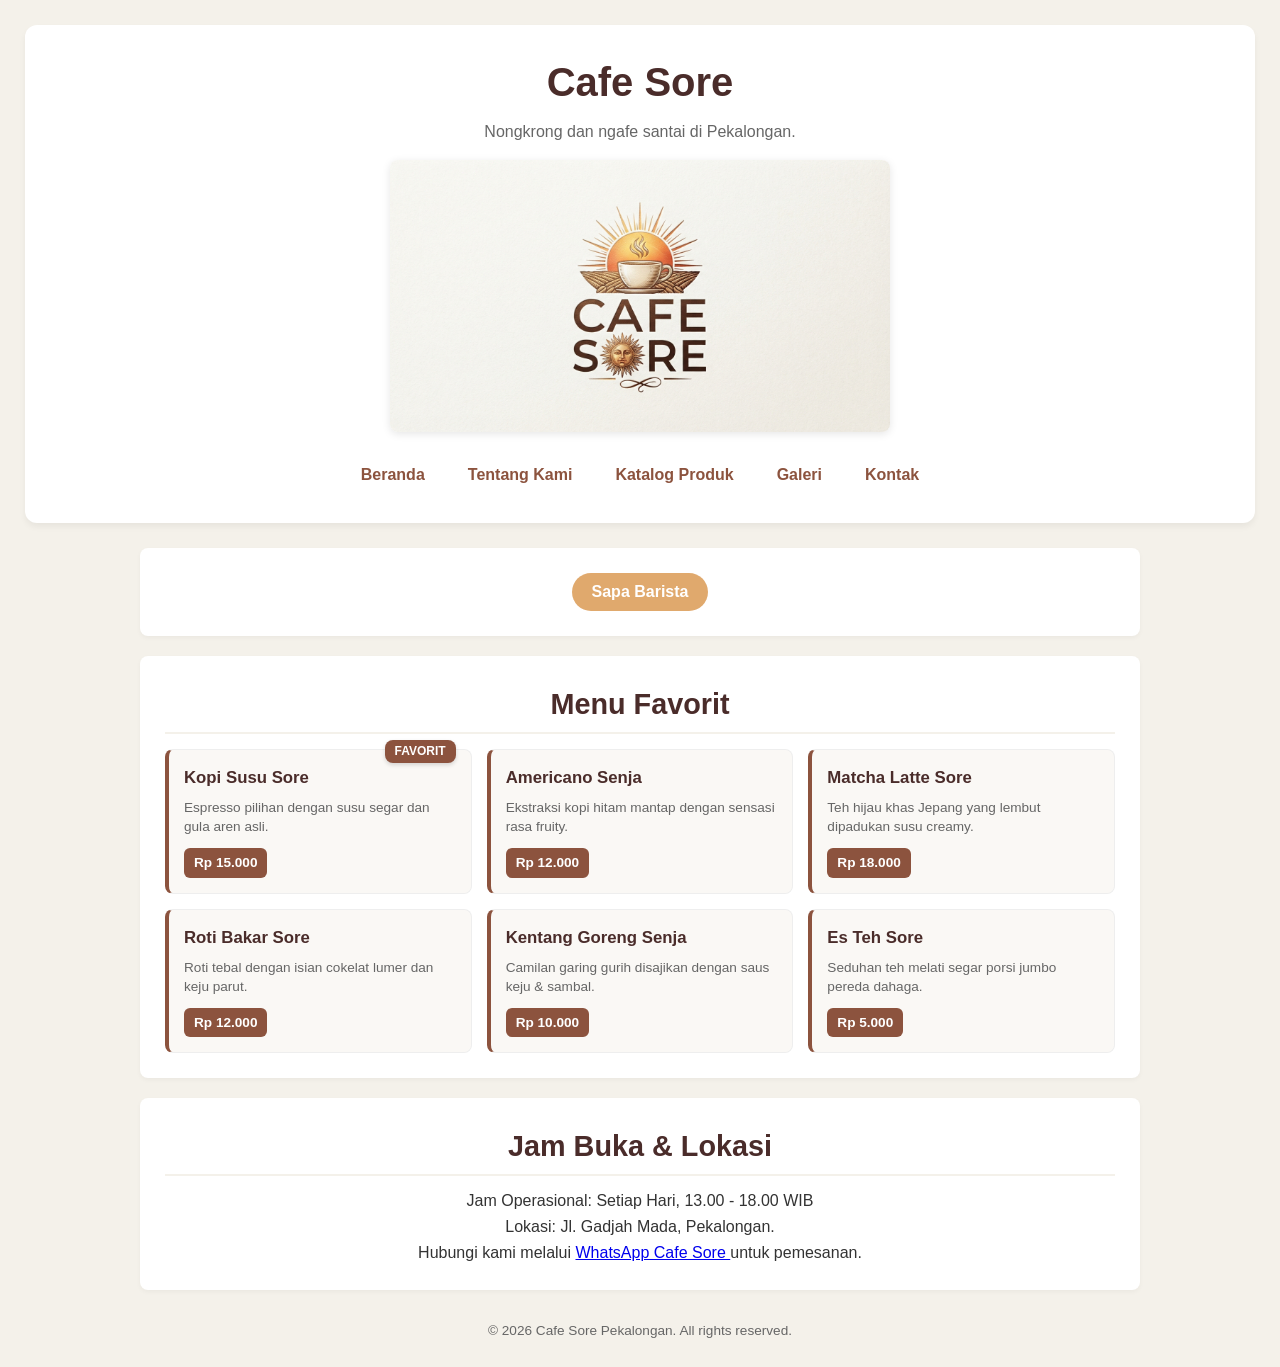
<file: index.html>
<!DOCTYPE html>
<html lang="id">
<head>
    <meta charset="UTF-8">
    <meta name="viewport" content="width=device-width, initial-scale=1.0">
    <title>Cafe Sore - Beranda</title>
    
    <link rel="icon" href="data:,">
    <link rel="stylesheet" href="css/style.css">
    <script src="js/app.js" defer></script>
    <link rel="icon" href="data:,">
</head>
<body>

    <header>
    <h1>Cafe Sore</h1>
    <p>Nongkrong dan ngafe santai di Pekalongan.</p>
    <img src="assets/cafeS.jpeg" alt="Suasana interior dan meja kopi Cafe Sore Pekalongan" width="500">
    <nav>
        <ul>
            <li><a href="index.html">Beranda</a></li>
            <li><a href="tentang.html">Tentang Kami</a></li>
            <li><a href="produk.html">Katalog Produk</a></li>
            <li><a href="galeri.html">Galeri</a></li>
            <li><a href="kontak.html">Kontak</a></li>
        </ul>
    </nav>
</header>

    <main>
        <section id="hero">
            <button id="sapaButton">Sapa Barista</button>
        </section>

        <section id="menu">
            <h2>Menu Favorit</h2>
            
            <div class="menu-grid">

                <article class="menu-item">
                    <span class="badge-favorit">FAVORIT</span>
                    <h3>Kopi Susu Sore</h3>
                    <p class="deskripsi">Espresso pilihan dengan susu segar dan gula aren asli.</p>
                    <span class="harga">Rp 15.000</span>
                </article>

                <article class="menu-item">
                    <h3>Americano Senja</h3>
                    <p class="deskripsi">Ekstraksi kopi hitam mantap dengan sensasi rasa fruity.</p>
                    <span class="harga">Rp 12.000</span>
                </article>

                <article class="menu-item">
                    <h3>Matcha Latte Sore</h3>
                    <p class="deskripsi">Teh hijau khas Jepang yang lembut dipadukan susu creamy.</p>
                    <span class="harga">Rp 18.000</span>
                </article>

                <article class="menu-item">
                    <h3>Roti Bakar Sore</h3>
                    <p class="deskripsi">Roti tebal dengan isian cokelat lumer dan keju parut.</p>
                    <span class="harga">Rp 12.000</span>
                </article>

                <article class="menu-item">
                    <h3>Kentang Goreng Senja</h3>
                    <p class="deskripsi">Camilan garing gurih disajikan dengan saus keju &amp; sambal.</p>
                    <span class="harga">Rp 10.000</span>
                </article>

                <article class="menu-item">
                    <h3>Es Teh Sore</h3>
                    <p class="deskripsi">Seduhan teh melati segar porsi jumbo pereda dahaga.</p>
                    <span class="harga">Rp 5.000</span>
                </article>

            </div>
        </section>

        <section id="profil">
            <h2>Jam Buka &amp; Lokasi</h2>
            <p>Jam Operasional: Setiap Hari, 13.00 - 18.00 WIB</p>
            <p>Lokasi: Jl. Gadjah Mada, Pekalongan.</p>
           
            <p>
                Hubungi kami melalui 
                <a href="https://wa.me/6211575519664" target="_blank" rel="noopener noreferrer">
                    WhatsApp Cafe Sore
                </a> 
                untuk pemesanan.
            </p>
        </section>
    </main>

    <footer>
        <p>&copy; 2026 Cafe Sore Pekalongan. All rights reserved.</p>
    </footer>

    <div id="baristaModal" class="modal">
        <div class="modal-content">
            <span class="close-btn" id="closeModal">&times;</span>
           
            <h3>
                Barista Cafe Sore Menyapa 
                <img src="assets/mug-hot-solid-full.svg" alt="Ikon Kopi" class="icon-kopi">
            </h3>

            <p>
                Halo! Selamat datang di Cafe Sore, Mau pesan kopi apa hari ini?
            </p>

            <button id="okModalBtn">Siap, Mau Lihat Menu!</button>
        </div>
    </div>

    <script src="js/script.js"></script>
</body>
</html>
</file>
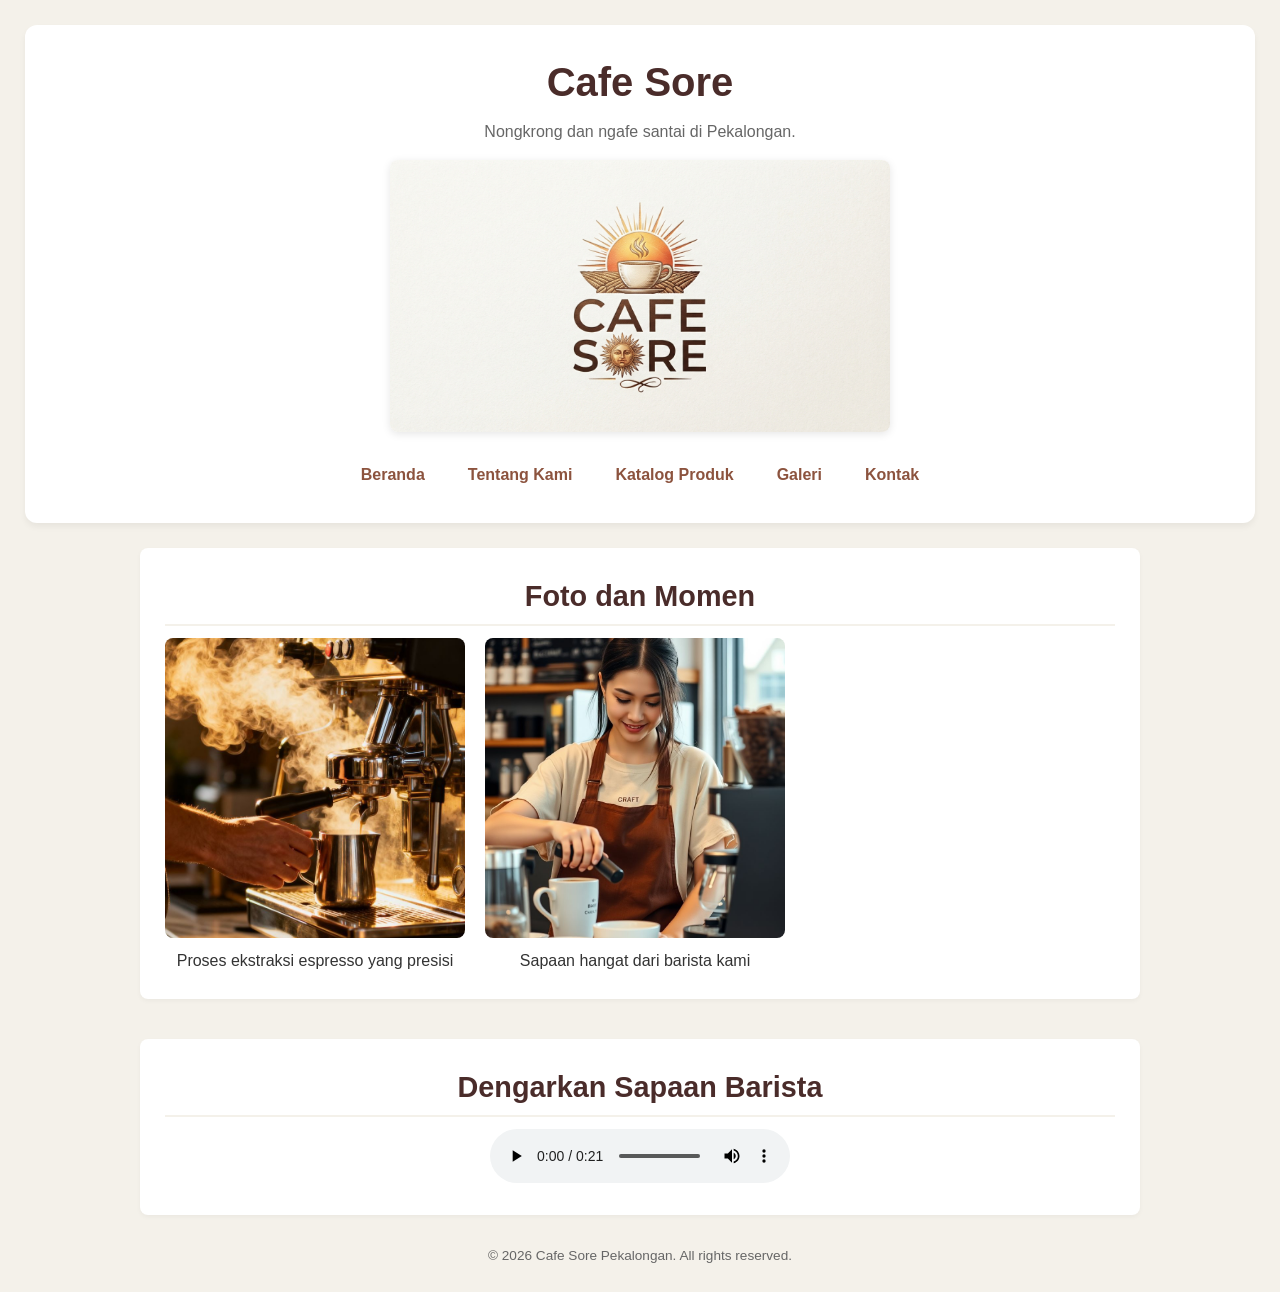
<file: galeri.html>
<!DOCTYPE html>
<html lang="id">
<head>
    <meta charset="UTF-8">
    <meta name="viewport" content="width=device-width, initial-scale=1.0">
    <title>Cafe Sore - Galeri</title>

    <link rel="stylesheet" href="css/style.css">
    <script src="js/app.js" defer></script>
    <link rel="icon" href="data:,">
</head>
<body>

    <header>
    <h1>Cafe Sore</h1>
    <p>Nongkrong dan ngafe santai di Pekalongan.</p>
    <img src="assets/cafeS.jpeg" alt="Suasana interior dan meja kopi Cafe Sore Pekalongan" width="500">
    <nav>
        <ul>
            <li><a href="index.html">Beranda</a></li>
            <li><a href="tentang.html">Tentang Kami</a></li>
            <li><a href="produk.html">Katalog Produk</a></li>
            <li><a href="galeri.html">Galeri</a></li>
            <li><a href="kontak.html">Kontak</a></li>
        </ul>
    </nav>
</header>

    <main>
        
        <section id="galeri-foto">
            <h2>Foto dan Momen</h2>
            <div style="display: flex; gap: 20px; flex-wrap: wrap;">
                <figure style="margin: 0;">
                    
                    <img src="assets/images/proses.jpg" alt="Mesin espresso sedang menyeduh kopi" style="width: 300px; height: 300px; object-fit: cover; border-radius: 8px;">
                    <figcaption style="text-align: center; margin-top: 10px;">Proses ekstraksi espresso yang presisi</figcaption>
                </figure>
                <figure style="margin: 0;">
                   
                    <img src="assets/images/tim.jpg" alt="Barista Cafe Sore tersenyum melayani pelanggan" style="width: 300px; height: 300px; object-fit: cover; border-radius: 8px;">
                    <figcaption style="text-align: center; margin-top: 10px;">Sapaan hangat dari barista kami</figcaption>
                </figure>
            </div>
        </section>

        
        <section id="audio-sapaan" style="margin-top: 40px;">
            <h2>Dengarkan Sapaan Barista</h2>
            <audio controls>
                <source src="assets/audio/cerita-umkm.mp3" type="audio/mpeg">
                Browser Anda tidak mendukung elemen audio.
            </audio>
        </section>
    </main>

    <footer>
        <p>&copy; 2026 Cafe Sore Pekalongan. All rights reserved.</p>
    </footer>

</body>
</html>
</file>
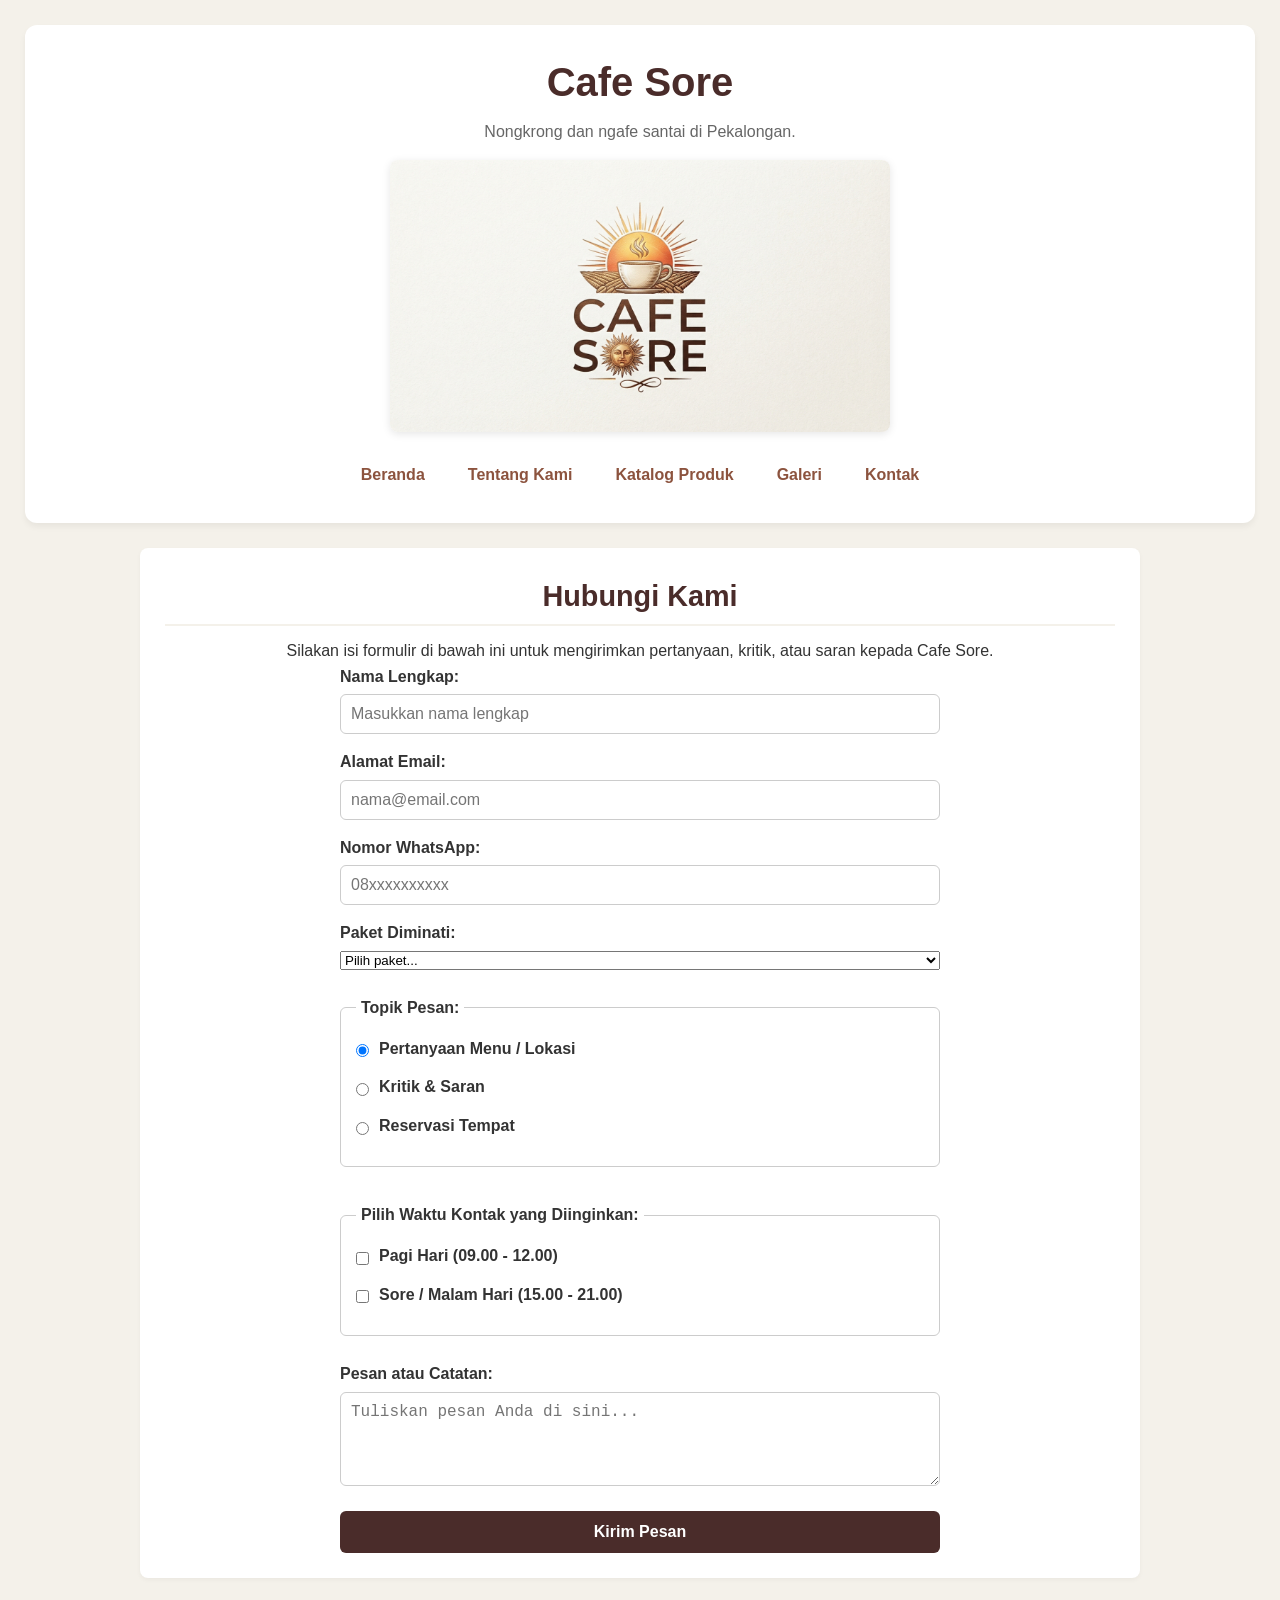
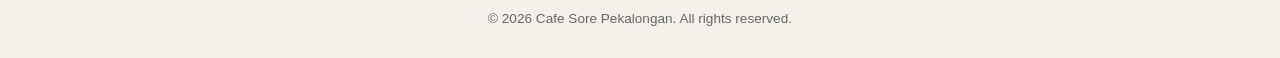
<file: kontak.html>
<!DOCTYPE html>
<html lang="id">
<head>
    <meta charset="UTF-8">
    <meta name="viewport" content="width=device-width, initial-scale=1.0">
    <title>Kontak - Cafe Sore</title>

    <link rel="stylesheet" href="css/style.css">
    <script src="js/app.js" defer></script>
    <link rel="icon" href="data:,">
</head>
<body>
   
    <header>
    <h1>Cafe Sore</h1>
    <p>Nongkrong dan ngafe santai di Pekalongan.</p>
    <img src="assets/cafeS.jpeg" alt="Suasana interior dan meja kopi Cafe Sore Pekalongan" width="500">
    <nav>
        <ul>
            <li><a href="index.html">Beranda</a></li>
            <li><a href="tentang.html">Tentang Kami</a></li>
            <li><a href="produk.html">Katalog Produk</a></li>
            <li><a href="galeri.html">Galeri</a></li>
            <li><a href="kontak.html">Kontak</a></li>
        </ul>
    </nav>
</header>

    <main>
        <section>
            <h2>Hubungi Kami</h2>
            <p>Silakan isi formulir di bawah ini untuk mengirimkan pertanyaan, kritik, atau saran kepada Cafe Sore.</p>
            
            <form action="#" method="POST">
                <div>
                    <label for="nama">Nama Lengkap:</label>
                    <input type="text" id="nama" name="nama" placeholder="Masukkan nama lengkap" required minlength="3">
                </div>
                
                <div>
                    <label for="email">Alamat Email:</label>
                    <input type="email" id="email" name="email" placeholder="nama@email.com" required>
                </div>

                <div>
                    <label for="telepon">Nomor WhatsApp:</label>
                    <input type="tel" id="telepon" name="telepon" placeholder="08xxxxxxxxxx">
                </div>

                <div>
                    <label for="paket">Paket Diminati:</label>
                    <select id="paket" name="paket" required>
                        <option value="" disabled selected>Pilih paket...</option>
                        <option value="kopi">Paket Kopi Susu Sore</option>
                        <option value="nongkrong">Paket Nongkrong Hemat</option>
                        <option value="keluarga">Paket Keluarga &amp; Rombongan</option>
                    </select>
                </div>

                <fieldset>
                    <legend>Topik Pesan:</legend>
                    <div>
                        <input type="radio" id="topik-tanya" name="topik" value="pertanyaan" required checked>
                        <label for="topik-tanya">Pertanyaan Menu / Lokasi</label>
                    </div>
                    <div>
                        <input type="radio" id="topik-saran" name="topik" value="saran" required>
                        <label for="topik-saran">Kritik &amp; Saran</label>
                    </div>
                    <div>
                        <input type="radio" id="topik-booking" name="topik" value="reservasi" required>
                        <label for="topik-booking">Reservasi Tempat</label>
                    </div>
                </fieldset>

                <fieldset>
                    <legend>Pilih Waktu Kontak yang Diinginkan:</legend>
                    <div>
                        <input type="checkbox" id="waktu-pagi" name="waktu_kontak" value="pagi">
                        <label for="waktu-pagi">Pagi Hari (09.00 - 12.00)</label>
                    </div>
                    <div>
                        <input type="checkbox" id="waktu-sore" name="waktu_kontak" value="sore">
                        <label for="waktu-sore">Sore / Malam Hari (15.00 - 21.00)</label>
                    </div>
                </fieldset>

                <div>
                    <label for="pesan">Pesan atau Catatan:</label>
                    <textarea id="pesan" name="pesan" rows="4" placeholder="Tuliskan pesan Anda di sini..." required minlength="10"></textarea>
                </div>

                <button type="submit">Kirim Pesan</button>
            </form>
        </section>
    </main>

    <footer>
        <p>&copy; 2026 Cafe Sore Pekalongan. All rights reserved.</p>
    </footer>

    <script src="js/form.js" defer></script>
</body>
</html>
</file>
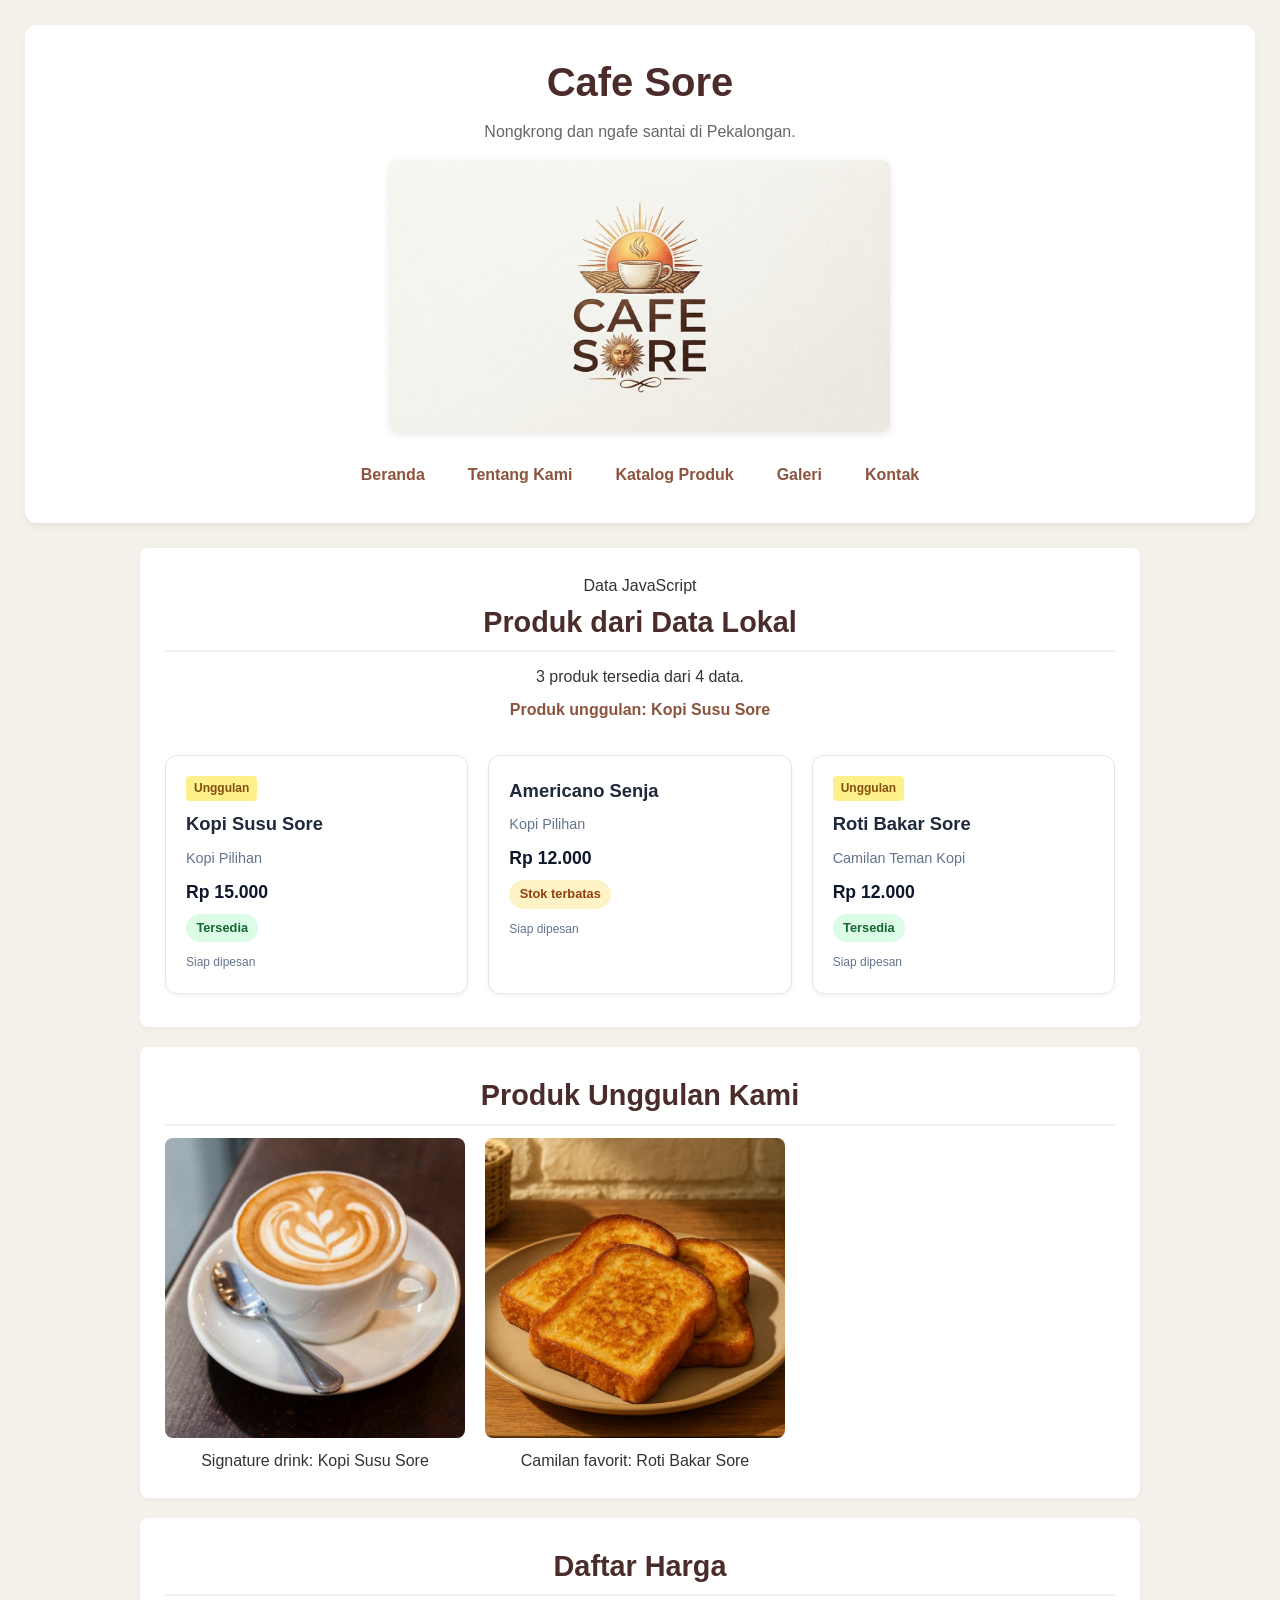
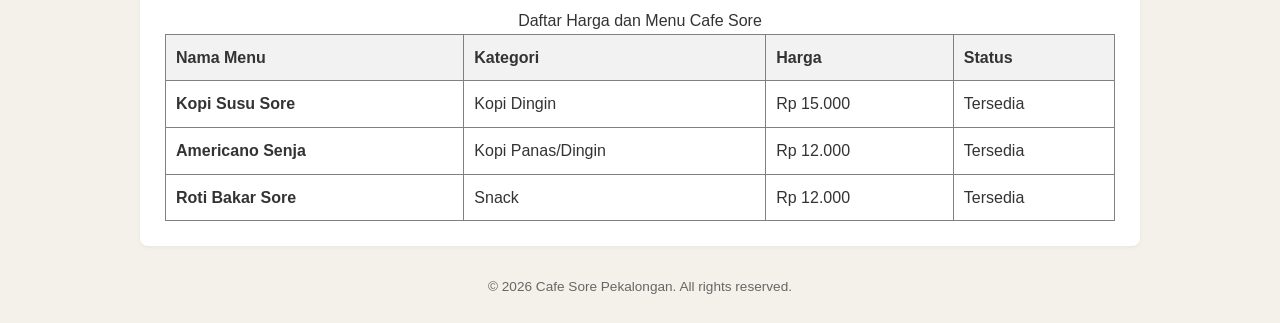
<file: produk.html>
<!DOCTYPE html>
<html lang="id">
<head>
    <meta charset="UTF-8">
    <meta name="viewport" content="width=device-width, initial-scale=1.0">
    <title>Cafe Sore - Katalog Produk</title>

    <link rel="stylesheet" href="css/style.css">
    <script src="js/app.js" defer></script>
    <link rel="icon" href="data:,">
</head>
<body>

    <header>
        <h1>Cafe Sore</h1>
        <p>Nongkrong dan ngafe santai di Pekalongan.</p>
        <img src="assets/cafeS.jpeg" alt="Suasana interior dan meja kopi Cafe Sore Pekalongan" width="500">
        <nav>
            <ul>
                <li><a href="index.html">Beranda</a></li>
                <li><a href="tentang.html">Tentang Kami</a></li>
                <li><a href="produk.html">Katalog Produk</a></li>
                <li><a href="galeri.html">Galeri</a></li>
                <li><a href="kontak.html">Kontak</a></li>
            </ul>
        </nav>
    </header>

    <main>
        
        <section class="section" aria-labelledby="produk-dinamis-title">
            <div class="section-header">
                <p class="eyebrow">Data JavaScript</p>
                <h2 id="produk-dinamis-title">Produk dari Data Lokal</h2>
                <p id="produk-ringkasan">Data produk akan dimuat di JavaScript.</p>
                
                <!-- p10 -->
                <p id="produk-unggulan">Produk unggulan akan ditentukan melalui JavaScript.</p>
            </div>
            <div id="produk-dinamis" class="js-product-grid"></div>
        </section>

        <section id="highlight-produk">
            <h2>Produk Unggulan Kami</h2>
            <div style="display: flex; gap: 20px; flex-wrap: wrap;">
                <figure style="margin: 0;">
                    <img src="assets/images/produk-1.jpg" alt="Segelas Kopi Susu Sore dingin dengan es batu" style="width: 300px; height: 300px; object-fit: cover; border-radius: 8px;">
                    <figcaption style="text-align: center; margin-top: 10px;">Signature drink: Kopi Susu Sore</figcaption>
                </figure>
                <figure style="margin: 0;">
                    <img src="assets/images/produk-2.jpg" alt="Roti bakar hangat dengan isian lumer" style="width: 300px; height: 300px; object-fit: cover; border-radius: 8px;">
                    <figcaption style="text-align: center; margin-top: 10px;">Camilan favorit: Roti Bakar Sore</figcaption>
                </figure>
            </div>
        </section>

        <section id="tabel-menu">
            <h2>Daftar Harga</h2>
            <table border="1" style="width: 100%; border-collapse: collapse; text-align: left;">
                <caption>Daftar Harga dan Menu Cafe Sore</caption>
                <thead style="background-color: #f2f2f2;">
                    <tr>
                        <th scope="col" style="padding: 10px;">Nama Menu</th>
                        <th scope="col" style="padding: 10px;">Kategori</th>
                        <th scope="col" style="padding: 10px;">Harga</th>
                        <th scope="col" style="padding: 10px;">Status</th>
                    </tr>
                </thead>
                <tbody>
                    <tr>
                        <th scope="row" style="padding: 10px;">Kopi Susu Sore</th>
                        <td style="padding: 10px;">Kopi Dingin</td>
                        <td style="padding: 10px;">Rp 15.000</td>
                        <td style="padding: 10px;">Tersedia</td>
                    </tr>
                    <tr>
                        <th scope="row" style="padding: 10px;">Americano Senja</th>
                        <td style="padding: 10px;">Kopi Panas/Dingin</td>
                        <td style="padding: 10px;">Rp 12.000</td>
                        <td style="padding: 10px;">Tersedia</td>
                    </tr>
                    <tr>
                        <th scope="row" style="padding: 10px;">Roti Bakar Sore</th>
                        <td style="padding: 10px;">Snack</td>
                        <td style="padding: 10px;">Rp 12.000</td>
                        <td style="padding: 10px;">Tersedia</td>
                    </tr>
                </tbody>
            </table>
        </section>
    </main>

    <footer>
        <p>&copy; 2026 Cafe Sore Pekalongan. All rights reserved.</p>
    </footer>

</body>
</html>
</file>
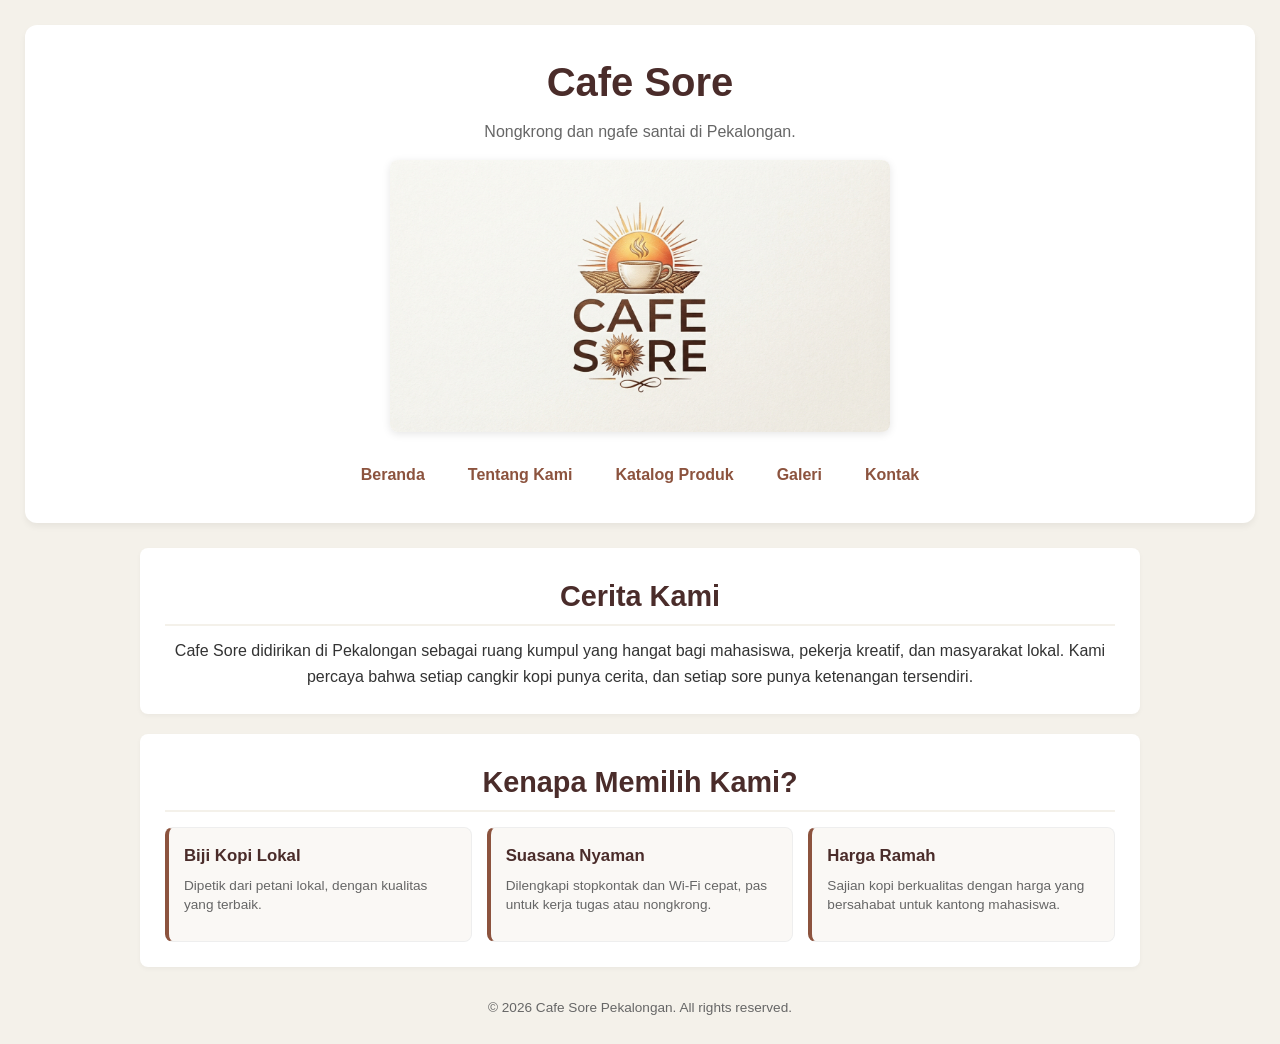
<file: tentang.html>
<!DOCTYPE html>
<html lang="id">
<head>
    <meta charset="UTF-8">
    <meta name="viewport" content="width=device-width, initial-scale=1.0">
    <title>Cafe Sore - Tentang Kami</title>
    
    <link rel="stylesheet" href="css/style.css">
    <script src="js/app.js" defer></script>
    <link rel="icon" href="data:,">
</head>
<body>

    <header>
    <h1>Cafe Sore</h1>
    <p>Nongkrong dan ngafe santai di Pekalongan.</p>
    <img src="assets/cafeS.jpeg" alt="Suasana interior dan meja kopi Cafe Sore Pekalongan" width="500">
    <nav>
        <ul>
            <li><a href="index.html">Beranda</a></li>
            <li><a href="tentang.html">Tentang Kami</a></li>
            <li><a href="produk.html">Katalog Produk</a></li>
            <li><a href="galeri.html">Galeri</a></li>
            <li><a href="kontak.html">Kontak</a></li>
        </ul>
    </nav>
</header>

    <main>
        <section id="profil">
            <h2>Cerita Kami</h2>
            <p>Cafe Sore didirikan di Pekalongan sebagai ruang kumpul yang hangat bagi mahasiswa, pekerja kreatif, dan masyarakat lokal. Kami percaya bahwa setiap cangkir kopi punya cerita, dan setiap sore punya ketenangan tersendiri.</p>
        </section>

        <section id="keunggulan">
            <h2>Kenapa Memilih Kami?</h2>
            <div class="menu-grid">
                <article class="menu-item">
                    <h3>Biji Kopi Lokal</h3>
                    <p class="deskripsi">Dipetik dari petani lokal, dengan kualitas yang terbaik.</p>
                </article>

                <article class="menu-item">
                    <h3>Suasana Nyaman</h3>
                    <p class="deskripsi">Dilengkapi stopkontak dan Wi-Fi cepat, pas untuk kerja tugas atau nongkrong.</p>
                </article>

                <article class="menu-item">
                    <h3>Harga Ramah</h3>
                    <p class="deskripsi">Sajian kopi berkualitas dengan harga yang bersahabat untuk kantong mahasiswa.</p>
                </article>
            </div>
        </section>
    </main>

    <footer>
        <p>&copy; 2026 Cafe Sore Pekalongan. All rights reserved.</p>
    </footer>

</body>
</html>
</file>
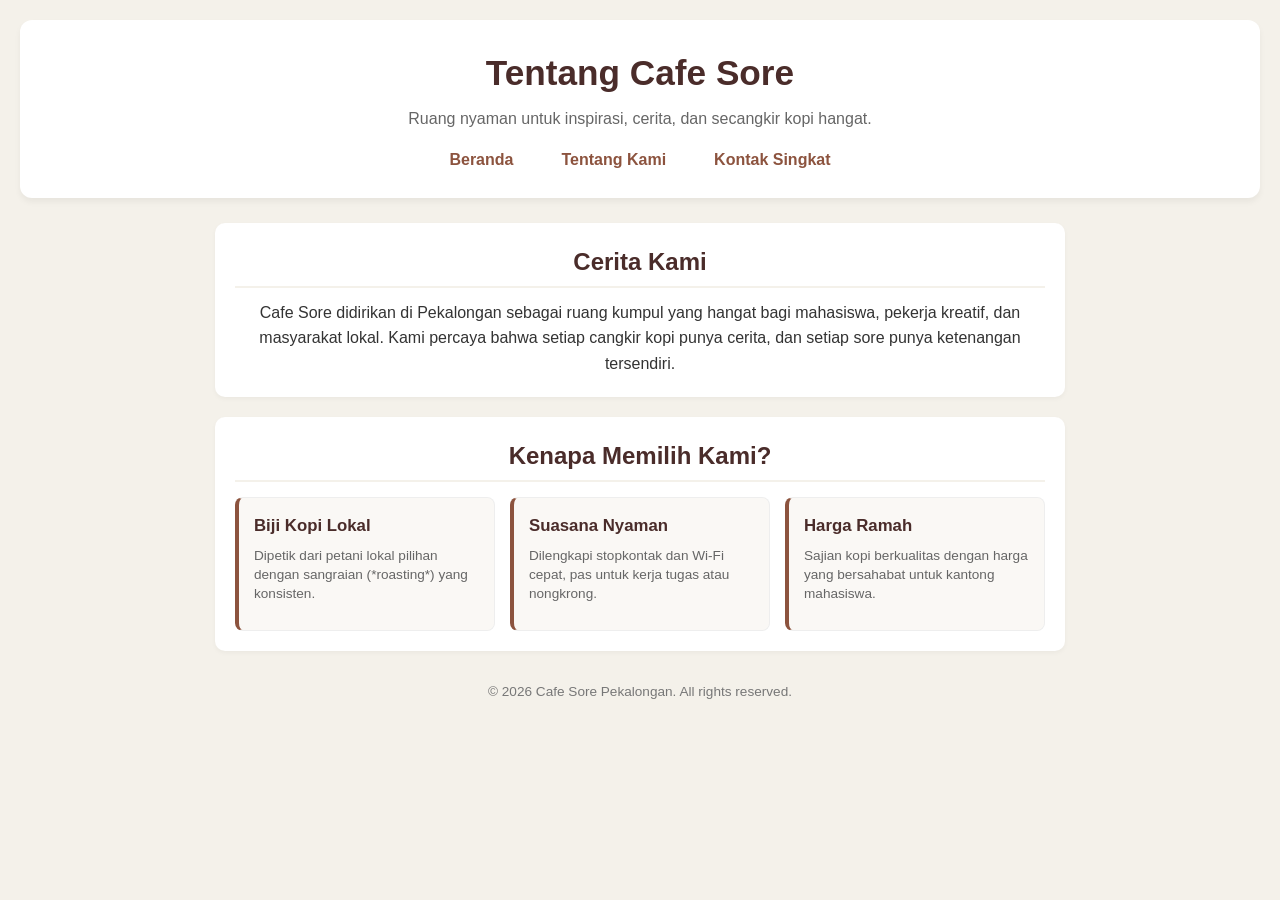
<file: website-umkm2/tentang.html>
<!DOCTYPE html>
<html lang="id">
<head>
    <meta charset="UTF-8">
    <meta name="viewport" content="width=device-width, initial-scale=1.0">
    <title>Cafe Sore - Tentang Kami</title>
    <link rel="stylesheet" href="style.css">
</head>
<body>

    <header>
        <h1>Tentang Cafe Sore</h1>
        <p>Ruang nyaman untuk inspirasi, cerita, dan secangkir kopi hangat.</p>
        <nav>
            <ul>
                <li><a href="index.html">Beranda</a></li>
                <li><a href="tentang.html">Tentang Kami</a></li>
                <li><a href="index.html#profil">Kontak Singkat</a></li>
            </ul>
        </nav>
    </header>

    <main>
        <section id="profil">
            <h2>Cerita Kami</h2>
            <p>Cafe Sore didirikan di Pekalongan sebagai ruang kumpul yang hangat bagi mahasiswa, pekerja kreatif, dan masyarakat lokal. Kami percaya bahwa setiap cangkir kopi punya cerita, dan setiap sore punya ketenangan tersendiri.</p>
        </section>

        <section id="keunggulan">
            <h2>Kenapa Memilih Kami?</h2>
            <div class="menu-grid">
                <article class="menu-item">
                    <h3>Biji Kopi Lokal</h3>
                    <p class="deskripsi">Dipetik dari petani lokal pilihan dengan sangraian (*roasting*) yang konsisten.</p>
                </article>

                <article class="menu-item">
                    <h3>Suasana Nyaman</h3>
                    <p class="deskripsi">Dilengkapi stopkontak dan Wi-Fi cepat, pas untuk kerja tugas atau nongkrong.</p>
                </article>

                <article class="menu-item">
                    <h3>Harga Ramah</h3>
                    <p class="deskripsi">Sajian kopi berkualitas dengan harga yang bersahabat untuk kantong mahasiswa.</p>
                </article>
            </div>
        </section>
    </main>

    <footer>
        <p>&copy; 2026 Cafe Sore Pekalongan. All rights reserved.</p>
    </footer>

</body>
</html>
</file>
<file: css/style.css>
:root {
    --color-primary: #8c533e;
    --color-primary-strong: #4a2c2a;
    --color-text: #333333;
    --color-muted: #666666;
    --color-surface: #ffffff;
    --color-border: #ccc;
    --color-focus: #8c533e;
    
    --space-1: 6px;
    --space-2: 8px;
    --space-3: 15px;
    --space-4: 25px;
    
    --radius-sm: 6px;
    --radius-md: 8px;

    --font-h1: clamp(1.75rem, 1.2rem + 2vw, 2.5rem);
    --font-h2: clamp(1.3rem, 1rem + 1vw, 1.8rem);
    --container-padding: clamp(12px, 3vw, 25px);
}

* {
    box-sizing: border-box;
    margin: 0;
    padding: 0;
}

body {
    font-family: 'Segoe UI', Tahoma, Geneva, Verdana, sans-serif;
    line-height: 1.6;
    background-color: #f4f1ea;
    color: var(--color-text);
    padding: var(--container-padding);
    text-align: center;
}

img, video, iframe {
    max-width: 100%;
    height: auto;
    display: block;
}

.table-wrapper {
    width: 100%;
    overflow-x: auto; /* Mencegah overflow tabel di HP */
}

header {
    background-color: var(--color-surface);
    padding: var(--container-padding);
    border-radius: 12px;
    box-shadow: 0 4px 6px rgba(0,0,0,0.05);
    margin-bottom: var(--space-4);
}

header h1 {
    color: var(--color-primary-strong);
    font-size: var(--font-h1);
    margin-bottom: 5px;
}

header p {
    color: var(--color-muted);
    margin-bottom: var(--space-3);
}

header img {
    border-radius: var(--radius-md);
    box-shadow: 0 2px 8px rgba(0,0,0,0.1);
    margin: 10px auto 20px auto;
}

/* tumpuk vertikal 1d */
nav ul {
    list-style: none;
    display: flex;
    flex-direction: column;
    align-items: center;
    gap: 10px;
    padding: 0;
}

nav li {
    width: 100%;
}

nav a {
    display: block;
    text-decoration: none;
    color: var(--color-primary);
    font-weight: 600;
    padding: 10px 14px;
    border-radius: var(--radius-sm);
    transition: background-color 0.2s, color 0.2s;
}

nav a:hover, nav a:focus-visible {
    background-color: var(--color-primary);
    color: var(--color-surface);
    outline: none;
}

main {
    width: 100%;
    max-width: 1000px;
    margin: 0 auto;
}

section {
    background: var(--color-surface);
    padding: var(--container-padding);
    margin-bottom: 20px;
    border-radius: var(--radius-md);
    box-shadow: 0 2px 5px rgba(0,0,0,0.04);
}

section h2 {
    color: var(--color-primary-strong);
    font-size: var(--font-h2);
    margin-bottom: 12px;
    border-bottom: 2px solid #f4f1ea;
    padding-bottom: 5px;
}

/* Katalog Produk */
.menu-grid {
    display: grid;
    grid-template-columns: 1fr;
    gap: var(--space-3);
    margin-top: 15px;
}

.menu-item {
    position: relative; /* Containing Block untuk Badge */
    background-color: #faf8f5;
    border: 1px solid #eee;
    border-left: 4px solid var(--color-primary);
    border-radius: var(--radius-md);
    padding: var(--space-3);
    text-align: left;
    display: flex;
    flex-direction: column;
    justify-content: space-between;
    transition: transform 0.2s, box-shadow 0.2s;
}

.menu-item:hover {
    transform: translateY(-3px);
    box-shadow: 0 4px 10px rgba(0, 0, 0, 0.08);
}

.badge-favorit {
    position: absolute;
    top: -10px;
    right: 15px;
    background-color: var(--color-primary);
    color: #ffffff;
    font-size: 0.75rem;
    font-weight: bold;
    padding: 2px 10px;
    border-radius: var(--radius-md);
    box-shadow: 0 2px 4px rgba(0, 0, 0, 0.15);
}

.menu-item h3 {
    font-size: 1.05rem;
    color: var(--color-primary-strong);
    margin-bottom: 6px;
}

.menu-item .deskripsi {
    font-size: 0.85rem;
    color: var(--color-muted);
    margin-bottom: 12px;
    line-height: 1.4;
}

.menu-item .harga {
    font-weight: bold;
    color: var(--color-surface);
    font-size: 0.85rem;
    align-self: flex-start;
    background: var(--color-primary);
    padding: 4px 10px;
    border-radius: var(--radius-sm);
}

/* Tombol Sapa Barista */
#sapaButton {
    background-color: #e0a96d;
    color: var(--color-surface);
    border: none;
    padding: 10px 20px;
    font-size: 1rem;
    font-weight: bold;
    border-radius: 20px;
    cursor: pointer;
    transition: background-color 0.2s;
}

#sapaButton:hover, #sapaButton:focus-visible {
    background-color: #c88a4b;
    outline: 2px solid var(--color-primary-strong);
}

/* kontak */
form {
    width: 100%;
    max-width: 600px;
    margin: 0 auto;
    display: flex;
    flex-direction: column;
    gap: var(--space-3); 
}

form div {
    display: flex;
    flex-direction: column;
    text-align: left;
}

form label {
    font-weight: bold;
    margin-bottom: 5px;
}

form input[type="text"],
form input[type="email"],
form input[type="tel"],
form textarea {
    padding: 10px;
    border: 1px solid var(--color-border);
    border-radius: var(--radius-sm);
    font-size: 1rem;
    width: 100%;
    box-sizing: border-box;
}

form fieldset {
    border: 1px solid var(--color-border);
    border-radius: var(--radius-sm);
    padding: var(--space-3);
    margin: 10px 0;
    text-align: left;
}

form legend {
    font-weight: bold;
    padding: 0 5px;
}

form fieldset div {
    flex-direction: row;
    align-items: center;
    gap: 10px;
    margin-bottom: 8px;
}

form fieldset input[type="checkbox"] {
    width: auto;
    margin: 0;
}

form button[type="submit"] {
    background-color: var(--color-primary-strong);
    color: var(--color-surface);
    padding: 12px;
    border: none;
    border-radius: var(--radius-sm);
    font-size: 1rem;
    cursor: pointer;
    font-weight: bold;
    margin-top: 10px;
}

form button[type="submit"]:hover,
form button[type="submit"]:focus-visible {
    background-color: var(--color-primary);
    outline: 2px solid var(--color-focus);
}

/* fokus outline */
a:focus-visible, input:focus-visible, select:focus-visible, textarea:focus-visible {
    outline: 2px solid var(--color-focus);
    outline-offset: 2px;
}

footer {
    margin-top: 30px;
    font-size: 0.85rem;
    color: var(--color-muted);
}

.modal {
    display: none;
    position: fixed;
    z-index: 1000;
    left: 0;
    top: 0;
    width: 100%;
    height: 100%;
    background-color: rgba(0, 0, 0, 0.5);
    backdrop-filter: blur(3px);
}

.modal-content {
    background-color: var(--color-surface);
    margin: 15% auto;
    padding: var(--space-4);
    border-radius: 12px;
    width: 90%;
    max-width: 400px;
    text-align: center;
    position: relative;
    box-shadow: 0 5px 15px rgba(0,0,0,0.3);
    animation: popup 0.3s ease-out;
}

@keyframes popup {
    from { transform: scale(0.8); opacity: 0; }
    to { transform: scale(1); opacity: 1; }
}

.close-btn {
    position: absolute;
    right: 15px;
    top: 10px;
    font-size: 24px;
    cursor: pointer;
    color: #888;
}

.modal-content h3 {
    color: var(--color-primary-strong);
    margin-bottom: 10px;
}

.modal-content p {
    color: var(--color-muted);
    margin-bottom: 20px;
}

#okModalBtn {
    background-color: var(--color-primary);
    color: var(--color-surface);
    border: none;
    padding: 8px 16px;
    border-radius: var(--radius-sm);
    cursor: pointer;
    font-weight: bold;
}

#okModalBtn:hover {
    background-color: var(--color-primary-strong);
}

.icon-kopi {
    width: 24px;
    height: 24px;
    vertical-align: middle;
    margin-left: 6px;
}

/* rata hp & tablet */
@media (min-width: 600px) {
    nav ul {
        flex-direction: row; 
        justify-content: center;
        gap: 15px;
    }

    nav li {
        width: auto;
    }

    .menu-grid {
        grid-template-columns: repeat(2, 1fr);
    }
}

@media (min-width: 992px) {
    .menu-grid {
        grid-template-columns: repeat(3, 1fr); 
    }
}

/* Dynamic JavaScript Product Styles (P09 & P10) */
.js-product-grid {
    display: grid;
    grid-template-columns: repeat(auto-fit, minmax(14rem, 1fr));
    gap: 1.25rem;
    margin-top: 1.5rem;
    padding: 0.5rem 0;
}

.js-product-card {
    padding: 1.25rem;
    border: 1px solid #e2e8f0;
    border-radius: 12px;
    background: #ffffff;
    box-shadow: 0 2px 4px rgba(0, 0, 0, 0.05);
    display: flex;
    flex-direction: column;
    align-items: flex-start;
    gap: 0.5rem;
    text-align: left;
}

.js-product-card h3 {
    margin: 0;
    font-size: 1.15rem;
    color: #1e293b;
}

.js-product-card p {
    margin: 0;
    color: #64748b;
    font-size: 0.9rem;
}

.js-product-card .price {
    font-weight: 700;
    color: #0f172a;
    font-size: 1.1rem;
}

.badge-featured {
    background: #fef08a;
    color: #854d0e;
    font-size: 0.75rem;
    font-weight: 700;
    padding: 0.2rem 0.5rem;
    border-radius: 4px;
    display: inline-block;
}

.stock-badge {
    display: inline-flex;
    padding: 0.25rem 0.65rem;
    border-radius: 999px;
    font-size: 0.8rem;
    font-weight: 700;
    background: #dcfce7;
    color: #166534;
}

.stock-badge.warning {
    background: #fef3c7;
    color: #92400e;
}

.stock-badge.empty {
    background: #fee2e2;
    color: #991b1b;
}

/* p10 */
#produk-unggulan {
    font-weight: 700;
    color: var(--color-primary, #8c533e);
    margin-top: 0.5rem;
}
</file>
<file: website-umkm2/style.css>
* {
    box-sizing: border-box;
    margin: 0;
    padding: 0;
}

body {
    font-family: 'Segoe UI', Tahoma, Geneva, Verdana, sans-serif;
    line-height: 1.6;
    background-color: #f4f1ea;
    color: #333;
    padding: 20px;
    text-align: center;
}

/* Header & Navigasi */
header {
    background-color: #ffffff;
    padding: 25px;
    border-radius: 12px;
    box-shadow: 0 4px 6px rgba(0,0,0,0.05);
    margin-bottom: 25px;
}

header h1 {
    color: #4a2c2a;
    font-size: 2.2rem;
    margin-bottom: 5px;
}

header p {
    color: #666;
    margin-bottom: 15px;
}

header img {
    border-radius: 8px;
    max-width: 100%;
    height: auto;
    box-shadow: 0 2px 8px rgba(0,0,0,0.1);
    margin: 10px 0 20px 0;
}

/* Baris Menu Navigasi */
nav ul {
    list-style: none;
    display: flex;
    justify-content: center;
    gap: 20px;
    padding: 0;
}

nav a {
    text-decoration: none;
    color: #8c533e;
    font-weight: 600;
    padding: 6px 14px;
    border-radius: 6px;
    transition: background-color 0.2s, color 0.2s;
}

nav a:hover, nav a:focus {
    background-color: #8c533e;
    color: #ffffff;
    outline: none;
}

/*  Utama & Section Card */
main {
    max-width: 850px;
    margin: 0 auto;
}

section {
    background: #ffffff;
    padding: 20px;
    margin-bottom: 20px;
    border-radius: 10px;
    box-shadow: 0 2px 5px rgba(0,0,0,0.04);
}

section h2 {
    color: #4a2c2a;
    margin-bottom: 12px;
    border-bottom: 2px solid #f4f1ea;
    padding-bottom: 5px;
}

/*  Kartu Menu Favorit */
.menu-grid {
    display: grid;
    grid-template-columns: repeat(auto-fit, minmax(220px, 1fr));
    gap: 15px;
    margin-top: 15px;
}

.menu-item {
    background-color: #faf8f5;
    border: 1px solid #eee;
    border-left: 4px solid #8c533e;
    border-radius: 8px;
    padding: 15px;
    text-align: left;
    display: flex;
    flex-direction: column;
    justify-content: space-between;
    transition: transform 0.2s, box-shadow 0.2s;
}

.menu-item:hover {
    transform: translateY(-3px);
    box-shadow: 0 4px 10px rgba(0, 0, 0, 0.08);
}

.menu-item h3 {
    font-size: 1.05rem;
    color: #4a2c2a;
    margin-bottom: 6px;
}

.menu-item .deskripsi {
    font-size: 0.85rem;
    color: #666;
    margin-bottom: 12px;
    line-height: 1.4;
}

.menu-item .harga {
    font-weight: bold;
    color: #fff;
    font-size: 0.85rem;
    align-self: flex-start;
    background: #8c533e;
    padding: 4px 10px;
    border-radius: 4px;
}

/* Tombol Sapa Barista */
#sapaButton {
    background-color: #e0a96d;
    color: #fff;
    border: none;
    padding: 10px 20px;
    font-size: 1rem;
    font-weight: bold;
    border-radius: 20px;
    cursor: pointer;
    transition: background-color 0.2s;
}

#sapaButton:hover, #sapaButton:focus {
    background-color: #c88a4b;
    outline: 2px solid #4a2c2a;
}

/* Footer */
footer {
    margin-top: 30px;
    font-size: 0.85rem;
    color: #777;
}

/* Pop-up Modal Custom */
.modal {
    display: none;
    position: fixed;
    z-index: 1000;
    left: 0;
    top: 0;
    width: 100%;
    height: 100%;
    background-color: rgba(0, 0, 0, 0.5);
    backdrop-filter: blur(3px);
}

.modal-content {
    background-color: #ffffff;
    margin: 15% auto;
    padding: 25px;
    border-radius: 12px;
    width: 90%;
    max-width: 400px;
    text-align: center;
    position: relative;
    box-shadow: 0 5px 15px rgba(0,0,0,0.3);
    animation: popup 0.3s ease-out;
}

@keyframes popup {
    from { transform: scale(0.8); opacity: 0; }
    to { transform: scale(1); opacity: 1; }
}

.close-btn {
    position: absolute;
    right: 15px;
    top: 10px;
    font-size: 24px;
    cursor: pointer;
    color: #888;
}

.modal-content h3 {
    color: #4a2c2a;
    margin-bottom: 10px;
}

.modal-content p {
    color: #555;
    margin-bottom: 20px;
}

#okModalBtn {
    background-color: #8c533e;
    color: white;
    border: none;
    padding: 8px 16px;
    border-radius: 6px;
    cursor: pointer;
    font-weight: bold;
}

#okModalBtn:hover {
    background-color: #4a2c2a;
}

/*  ukuran ikon SVG agar sejajar dengan teks */
.icon-kopi {
    width: 24px;
    height: 24px;
    vertical-align: middle;
    margin-left: 6px;
}
</file>
